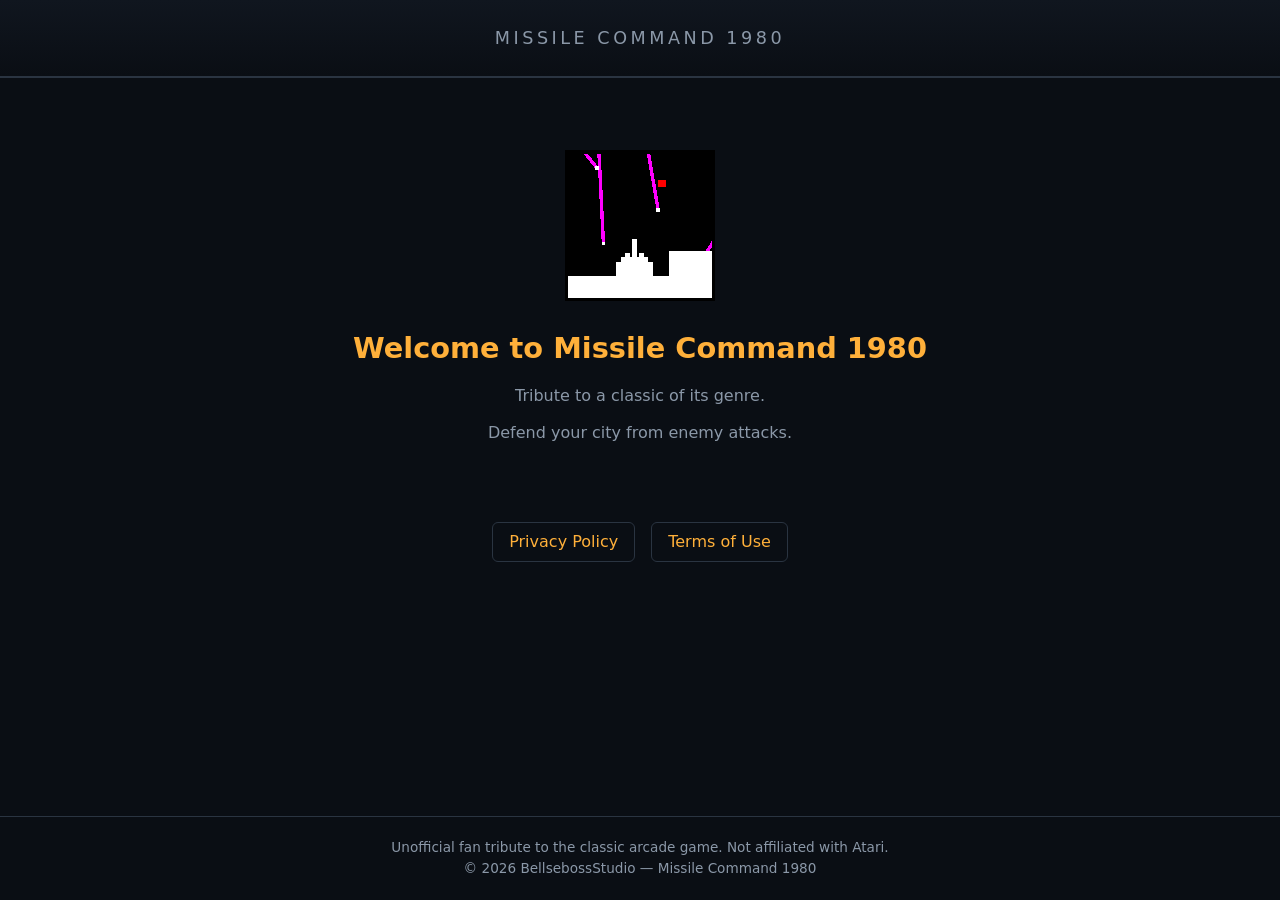
<file: docs/index.html>
<!DOCTYPE html>
<html lang="en">
<head>
<meta charset="utf-8">
<meta name="viewport" content="width=device-width, initial-scale=1">
<title>Missile Command 1980 — Fan Tribute</title>
<link rel="stylesheet" href="assets/main.css">
</head>
<body>
<header class="site">
  <div class="logo">Missile Command 1980</div>
</header>

<main>
  <section class="home-hero">
    <img src="Images/Icon.png" alt="Missile Command 1980 icon">
    <h1>Welcome to Missile Command 1980</h1>
    <p>Tribute to a classic of its genre.</p>
    <p>Defend your city from enemy attacks.</p>
  </section>

  <nav class="links">
    <a href="privacy-policy.html">Privacy Policy</a>
    <a href="terms.html">Terms of Use</a>
  </nav>
</main>

<footer class="site">
  <p>Unofficial fan tribute to the classic arcade game. Not affiliated with Atari.</p>
  <p>© 2026 BellsebossStudio — Missile Command 1980</p>
</footer>
</body>
</html>
</file>
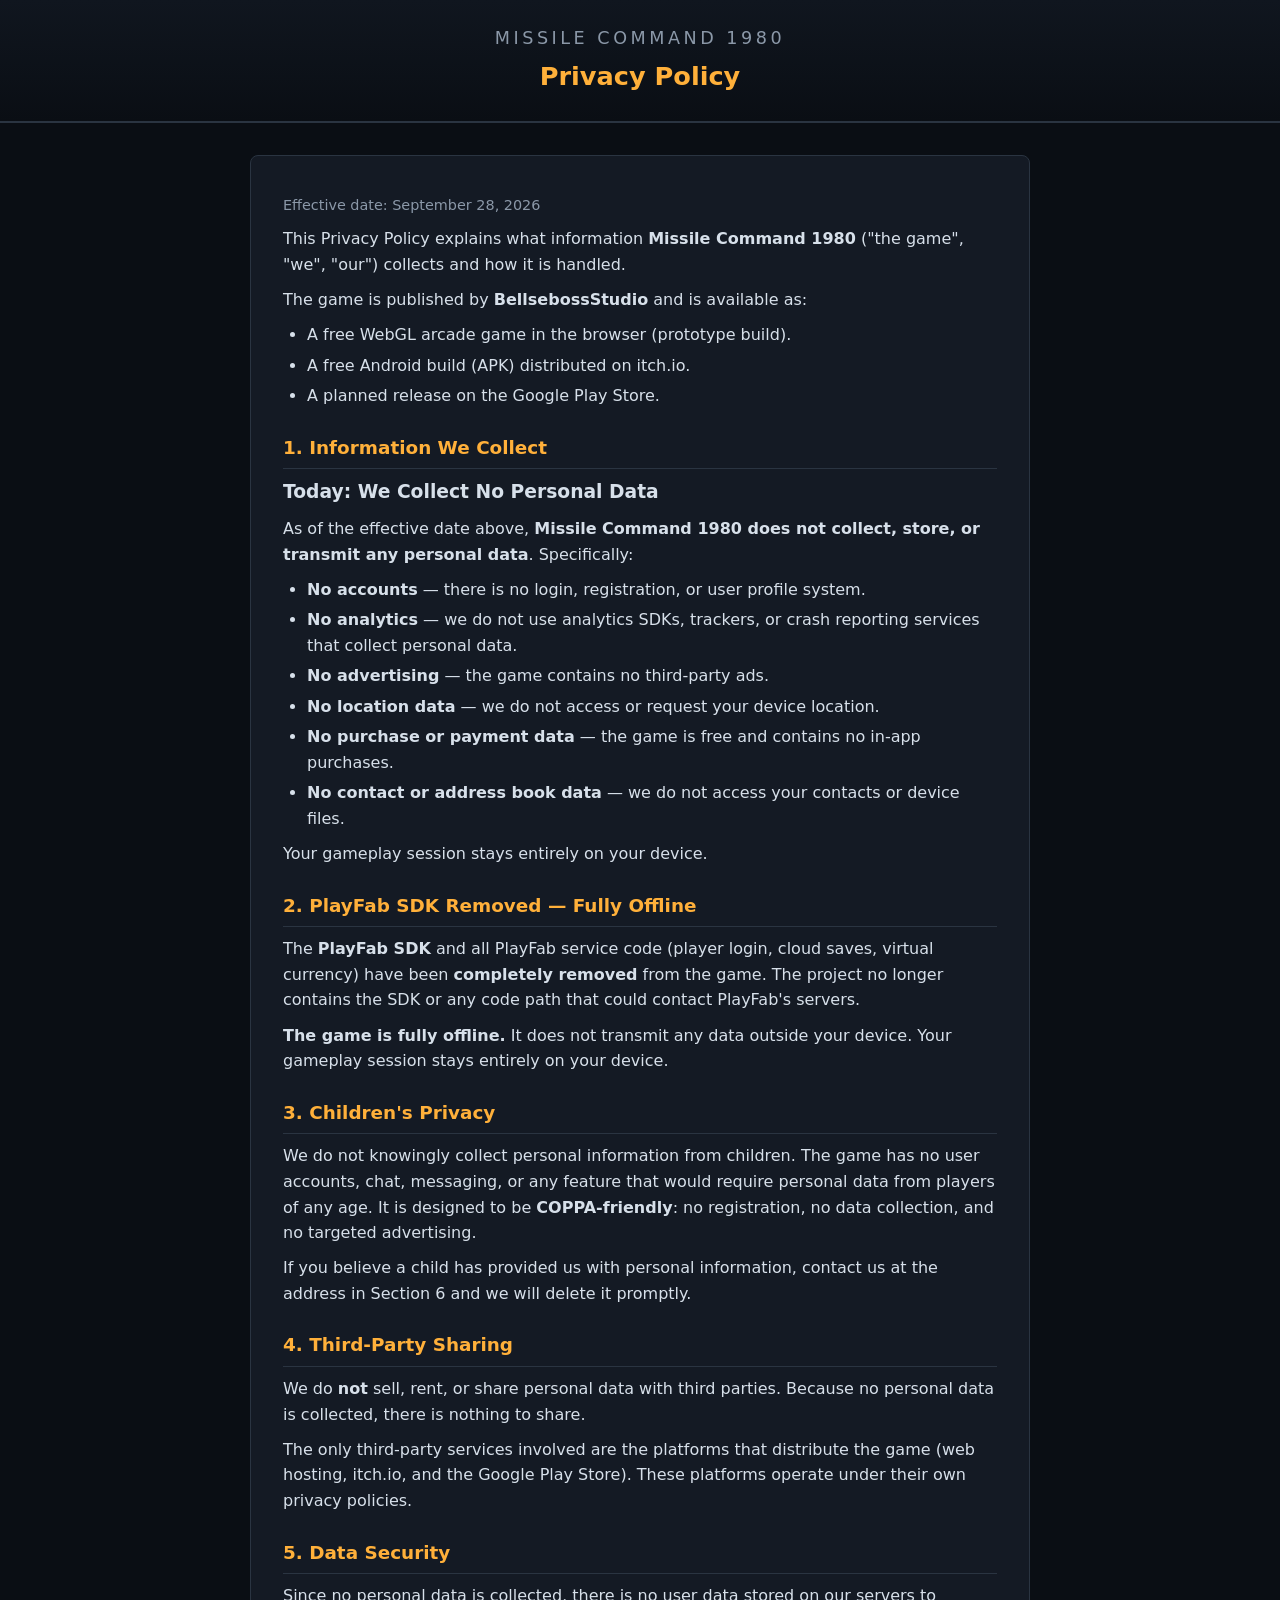
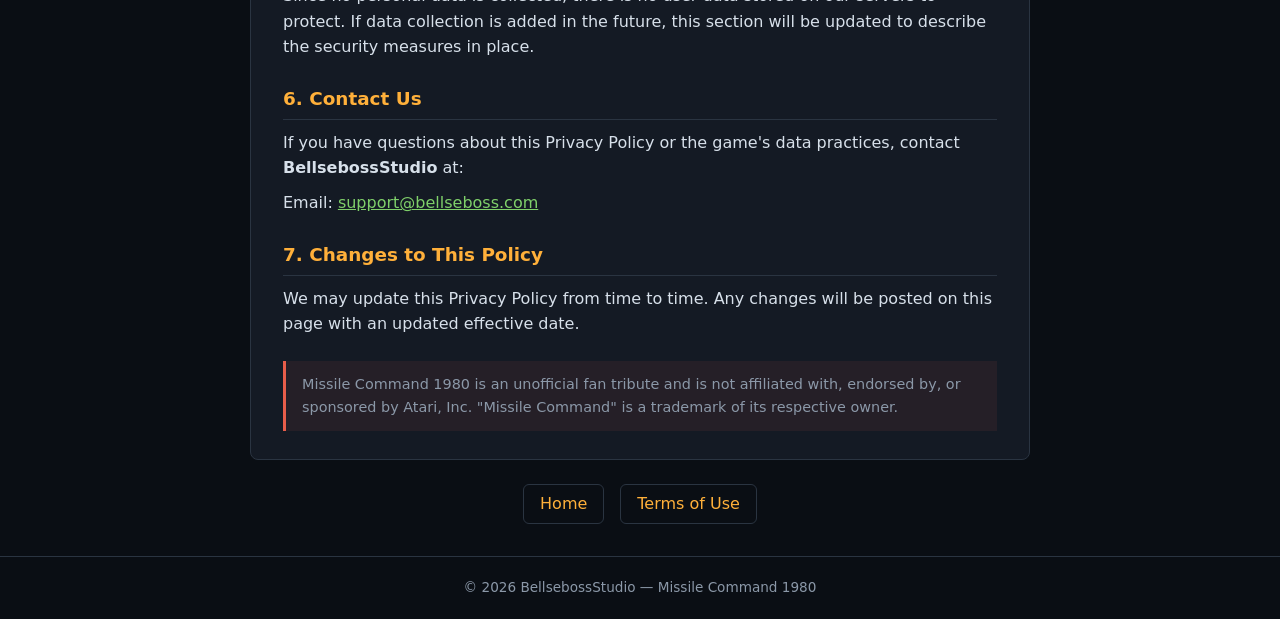
<file: docs/privacy-policy.html>
<!DOCTYPE html>
<html lang="en">
<head>
<meta charset="utf-8">
<meta name="viewport" content="width=device-width, initial-scale=1">
<title>Privacy Policy — Missile Command 1980</title>
<link rel="stylesheet" href="assets/main.css">
</head>
<body>
<header class="site">
  <div class="logo">Missile Command 1980</div>
  <h1>Privacy Policy</h1>
</header>

<main>
  <section class="card">
    <p class="meta">Effective date: September 28, 2026</p>

    <p>This Privacy Policy explains what information <strong>Missile Command 1980</strong> ("the game", "we", "our") collects and how it is handled.</p>

    <p>The game is published by <strong>BellsebossStudio</strong> and is available as:</p>
    <ul>
      <li>A free WebGL arcade game in the browser (prototype build).</li>
      <li>A free Android build (APK) distributed on itch.io.</li>
      <li>A planned release on the Google Play Store.</li>
    </ul>

    <h2>1. Information We Collect</h2>
    <h3>Today: We Collect No Personal Data</h3>
    <p>As of the effective date above, <strong>Missile Command 1980 does not collect, store, or transmit any personal data</strong>. Specifically:</p>
    <ul>
      <li><strong>No accounts</strong> — there is no login, registration, or user profile system.</li>
      <li><strong>No analytics</strong> — we do not use analytics SDKs, trackers, or crash reporting services that collect personal data.</li>
      <li><strong>No advertising</strong> — the game contains no third-party ads.</li>
      <li><strong>No location data</strong> — we do not access or request your device location.</li>
      <li><strong>No purchase or payment data</strong> — the game is free and contains no in-app purchases.</li>
      <li><strong>No contact or address book data</strong> — we do not access your contacts or device files.</li>
    </ul>
    <p>Your gameplay session stays entirely on your device.</p>

    <h2>2. PlayFab SDK Removed — Fully Offline</h2>
    <p>The <strong>PlayFab SDK</strong> and all PlayFab service code (player login, cloud saves, virtual currency) have been <strong>completely removed</strong> from the game. The project no longer contains the SDK or any code path that could contact PlayFab's servers.</p>
    <p><strong>The game is fully offline.</strong> It does not transmit any data outside your device. Your gameplay session stays entirely on your device.</p>

    <h2>3. Children's Privacy</h2>
    <p>We do not knowingly collect personal information from children. The game has no user accounts, chat, messaging, or any feature that would require personal data from players of any age. It is designed to be <strong>COPPA-friendly</strong>: no registration, no data collection, and no targeted advertising.</p>
    <p>If you believe a child has provided us with personal information, contact us at the address in Section 6 and we will delete it promptly.</p>

    <h2>4. Third-Party Sharing</h2>
    <p>We do <strong>not</strong> sell, rent, or share personal data with third parties. Because no personal data is collected, there is nothing to share.</p>
    <p>The only third-party services involved are the platforms that distribute the game (web hosting, itch.io, and the Google Play Store). These platforms operate under their own privacy policies.</p>

    <h2>5. Data Security</h2>
    <p>Since no personal data is collected, there is no user data stored on our servers to protect. If data collection is added in the future, this section will be updated to describe the security measures in place.</p>

    <h2>6. Contact Us</h2>
    <p>If you have questions about this Privacy Policy or the game's data practices, contact <strong>BellsebossStudio</strong> at:</p>
    <p>Email: <a href="mailto:support@bellseboss.com">support@bellseboss.com</a></p>
    <!-- TODO: Replace this placeholder email with the real company contact email before store review. -->

    <h2>7. Changes to This Policy</h2>
    <p>We may update this Privacy Policy from time to time. Any changes will be posted on this page with an updated effective date.</p>

    <div class="tribute">Missile Command 1980 is an unofficial fan tribute and is not affiliated with, endorsed by, or sponsored by Atari, Inc. "Missile Command" is a trademark of its respective owner.</div>
  </section>

  <nav class="links">
    <a href="index.html">Home</a>
    <a href="terms.html">Terms of Use</a>
  </nav>
</main>

<footer class="site">© 2026 BellsebossStudio — Missile Command 1980</footer>
</body>
</html>
</file>
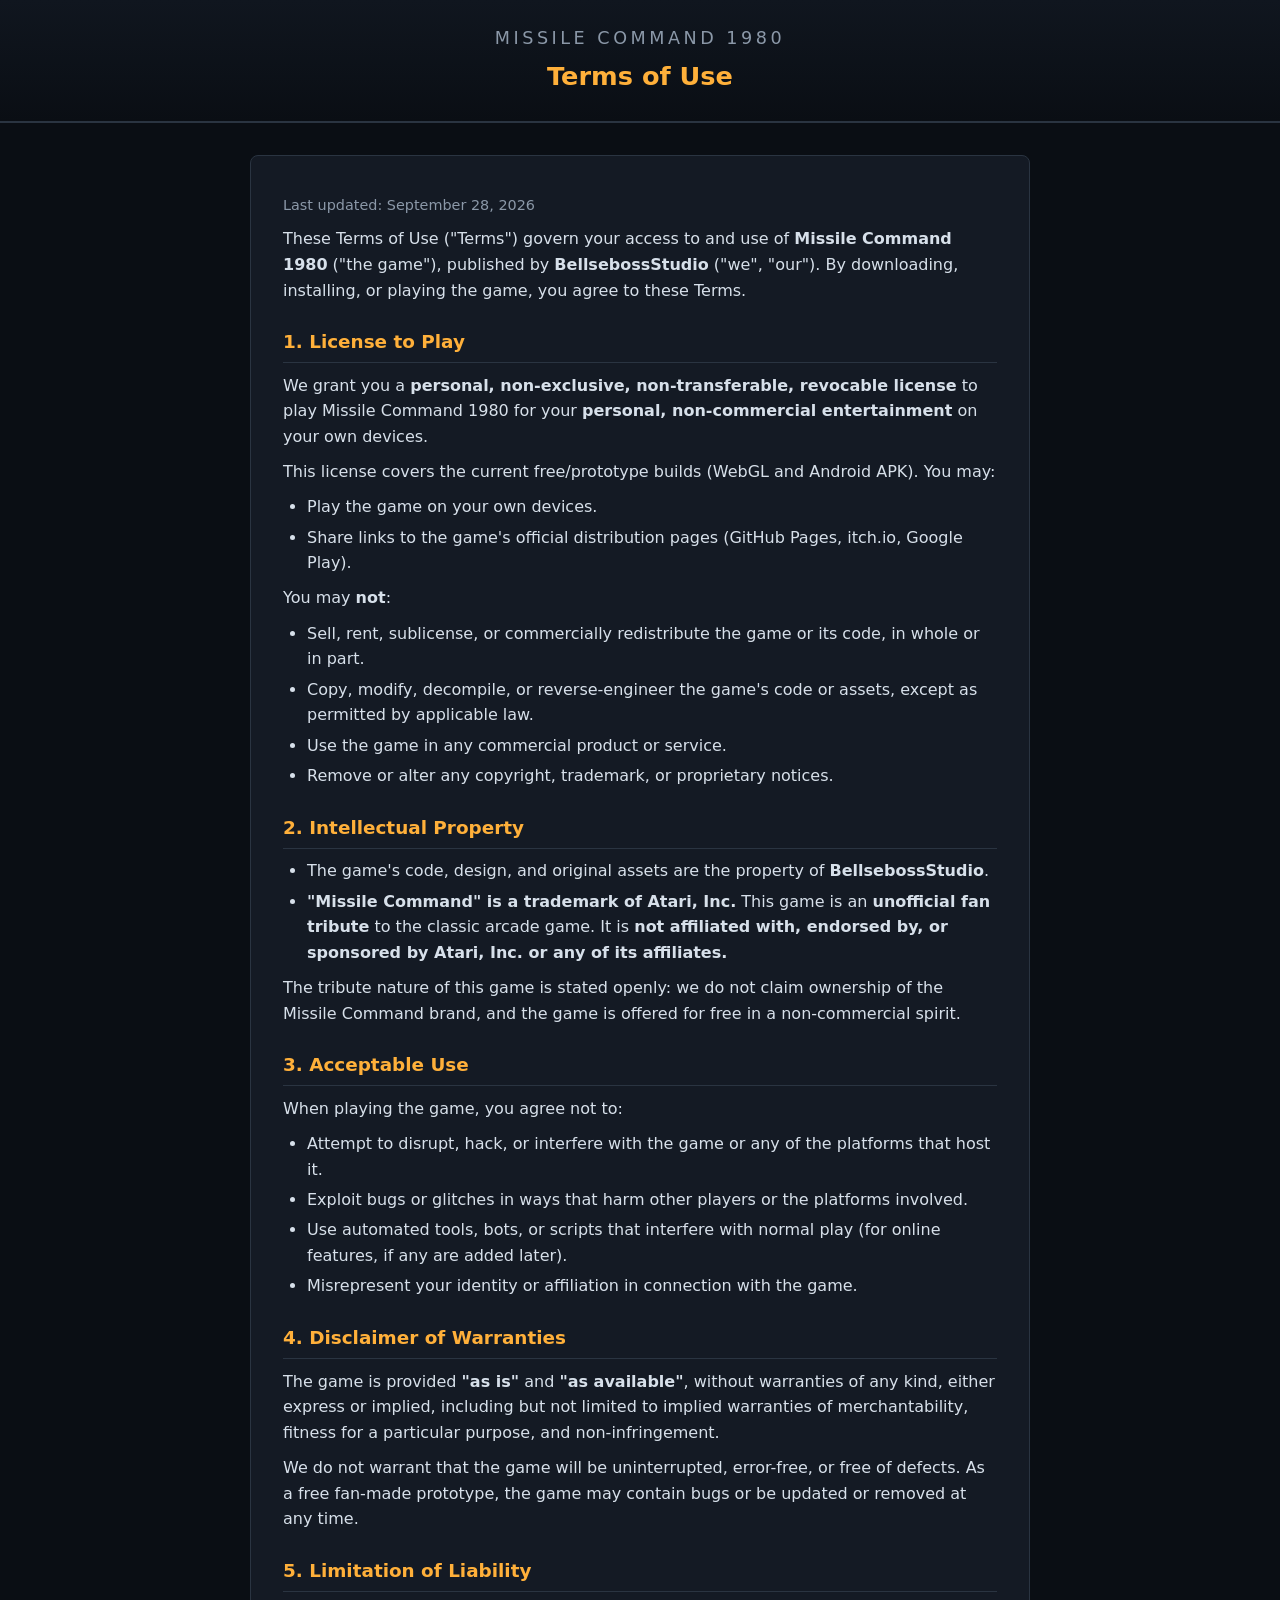
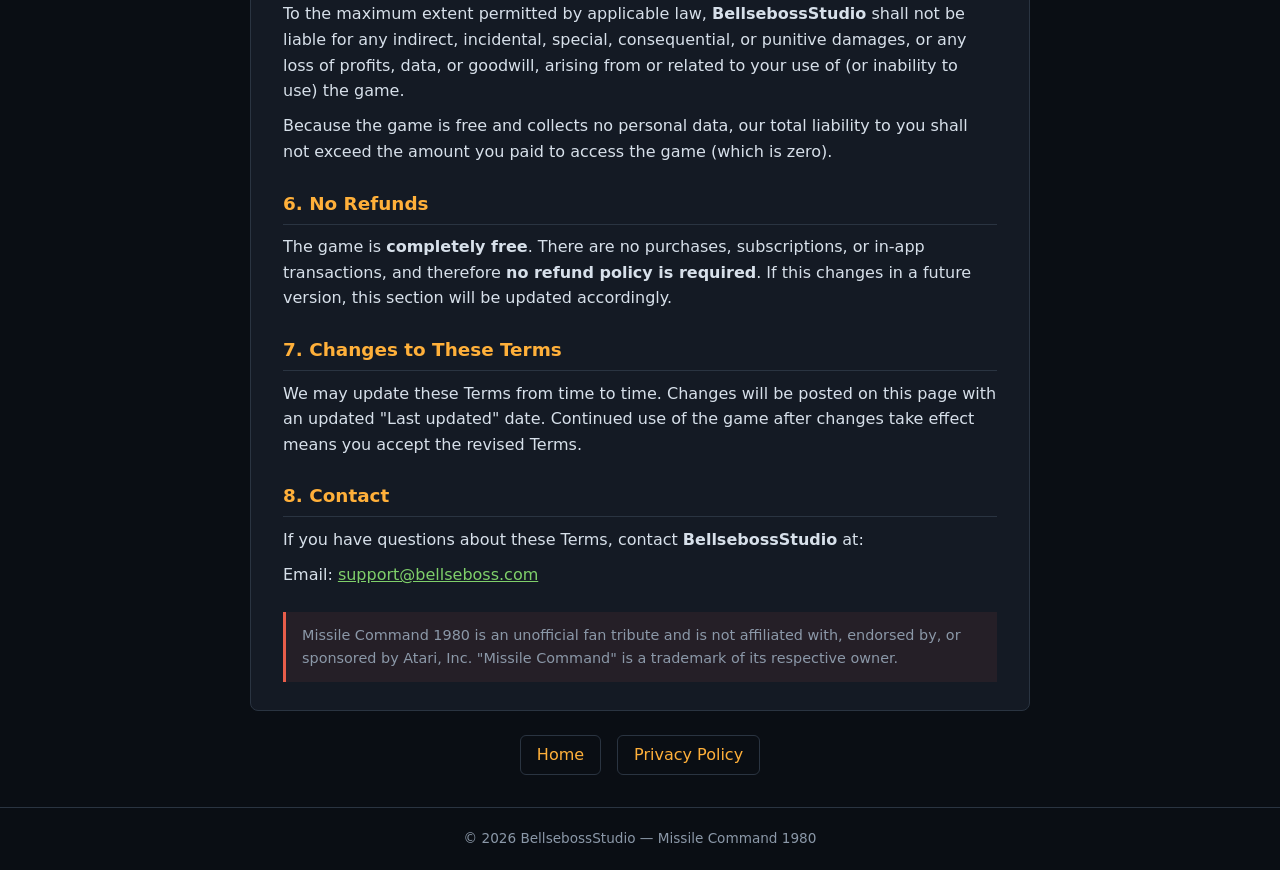
<file: docs/terms.html>
<!DOCTYPE html>
<html lang="en">
<head>
<meta charset="utf-8">
<meta name="viewport" content="width=device-width, initial-scale=1">
<title>Terms of Use — Missile Command 1980</title>
<link rel="stylesheet" href="assets/main.css">
</head>
<body>
<header class="site">
  <div class="logo">Missile Command 1980</div>
  <h1>Terms of Use</h1>
</header>

<main>
  <section class="card">
    <p class="meta">Last updated: September 28, 2026</p>

    <p>These Terms of Use ("Terms") govern your access to and use of <strong>Missile Command 1980</strong> ("the game"), published by <strong>BellsebossStudio</strong> ("we", "our"). By downloading, installing, or playing the game, you agree to these Terms.</p>

    <h2>1. License to Play</h2>
    <p>We grant you a <strong>personal, non-exclusive, non-transferable, revocable license</strong> to play Missile Command 1980 for your <strong>personal, non-commercial entertainment</strong> on your own devices.</p>
    <p>This license covers the current free/prototype builds (WebGL and Android APK). You may:</p>
    <ul>
      <li>Play the game on your own devices.</li>
      <li>Share links to the game's official distribution pages (GitHub Pages, itch.io, Google Play).</li>
    </ul>
    <p>You may <strong>not</strong>:</p>
    <ul>
      <li>Sell, rent, sublicense, or commercially redistribute the game or its code, in whole or in part.</li>
      <li>Copy, modify, decompile, or reverse-engineer the game's code or assets, except as permitted by applicable law.</li>
      <li>Use the game in any commercial product or service.</li>
      <li>Remove or alter any copyright, trademark, or proprietary notices.</li>
    </ul>

    <h2>2. Intellectual Property</h2>
    <ul>
      <li>The game's code, design, and original assets are the property of <strong>BellsebossStudio</strong>.</li>
      <li><strong>"Missile Command" is a trademark of Atari, Inc.</strong> This game is an <strong>unofficial fan tribute</strong> to the classic arcade game. It is <strong>not affiliated with, endorsed by, or sponsored by Atari, Inc. or any of its affiliates.</strong></li>
    </ul>
    <p>The tribute nature of this game is stated openly: we do not claim ownership of the Missile Command brand, and the game is offered for free in a non-commercial spirit.</p>

    <h2>3. Acceptable Use</h2>
    <p>When playing the game, you agree not to:</p>
    <ul>
      <li>Attempt to disrupt, hack, or interfere with the game or any of the platforms that host it.</li>
      <li>Exploit bugs or glitches in ways that harm other players or the platforms involved.</li>
      <li>Use automated tools, bots, or scripts that interfere with normal play (for online features, if any are added later).</li>
      <li>Misrepresent your identity or affiliation in connection with the game.</li>
    </ul>

    <h2>4. Disclaimer of Warranties</h2>
    <p>The game is provided <strong>"as is"</strong> and <strong>"as available"</strong>, without warranties of any kind, either express or implied, including but not limited to implied warranties of merchantability, fitness for a particular purpose, and non-infringement.</p>
    <p>We do not warrant that the game will be uninterrupted, error-free, or free of defects. As a free fan-made prototype, the game may contain bugs or be updated or removed at any time.</p>

    <h2>5. Limitation of Liability</h2>
    <p>To the maximum extent permitted by applicable law, <strong>BellsebossStudio</strong> shall not be liable for any indirect, incidental, special, consequential, or punitive damages, or any loss of profits, data, or goodwill, arising from or related to your use of (or inability to use) the game.</p>
    <p>Because the game is free and collects no personal data, our total liability to you shall not exceed the amount you paid to access the game (which is zero).</p>

    <h2>6. No Refunds</h2>
    <p>The game is <strong>completely free</strong>. There are no purchases, subscriptions, or in-app transactions, and therefore <strong>no refund policy is required</strong>. If this changes in a future version, this section will be updated accordingly.</p>

    <h2>7. Changes to These Terms</h2>
    <p>We may update these Terms from time to time. Changes will be posted on this page with an updated "Last updated" date. Continued use of the game after changes take effect means you accept the revised Terms.</p>

    <h2>8. Contact</h2>
    <p>If you have questions about these Terms, contact <strong>BellsebossStudio</strong> at:</p>
    <p>Email: <a href="mailto:support@bellseboss.com">support@bellseboss.com</a></p>
    <!-- TODO: Replace this placeholder email with the real company contact email before store review. -->

    <div class="tribute">Missile Command 1980 is an unofficial fan tribute and is not affiliated with, endorsed by, or sponsored by Atari, Inc. "Missile Command" is a trademark of its respective owner.</div>
  </section>

  <nav class="links">
    <a href="index.html">Home</a>
    <a href="privacy-policy.html">Privacy Policy</a>
  </nav>
</main>

<footer class="site">© 2026 BellsebossStudio — Missile Command 1980</footer>
</body>
</html>
</file>
<file: docs/assets/main.css>
/* Missile Command 1980 — legal pages stylesheet (basic arcade theme) */
:root {
  --bg: #0a0e14;
  --panel: #141a24;
  --border: #2a3441;
  --text: #d7e0ea;
  --muted: #8b98a8;
  --accent: #ffb03a;
  --accent-2: #7fd06a;
  --danger: #e85d4a;
}

* { margin: 0; padding: 0; box-sizing: border-box; }

body {
  background: var(--bg);
  color: var(--text);
  font-family: system-ui, -apple-system, "Segoe UI", Roboto, sans-serif;
  line-height: 1.6;
  min-height: 100vh;
  display: flex;
  flex-direction: column;
}

header.site {
  background: linear-gradient(180deg, #10161f, #0a0e14);
  border-bottom: 2px solid var(--border);
  padding: 1.5rem 1rem;
  text-align: center;
}

header.site .logo { font-size: 1.1rem; letter-spacing: 0.2em; color: var(--muted); text-transform: uppercase; }
header.site h1 { color: var(--accent); font-size: 1.6rem; margin-top: 0.25rem; }

main {
  flex: 1;
  max-width: 820px;
  width: 100%;
  margin: 2rem auto;
  padding: 0 1.25rem;
}

.card {
  background: var(--panel);
  border: 1px solid var(--border);
  border-radius: 8px;
  padding: 1.75rem 2rem;
}

.card h2 {
  color: var(--accent);
  font-size: 1.15rem;
  margin: 1.5rem 0 0.5rem;
  border-bottom: 1px solid var(--border);
  padding-bottom: 0.35rem;
}

.card h2:first-child { margin-top: 0; }

.card p { margin: 0.6rem 0; }
.card ul { margin: 0.6rem 0 0.6rem 1.5rem; }
.card li { margin: 0.3rem 0; }

.card .meta { color: var(--muted); font-size: 0.9rem; }

.tribute {
  margin-top: 1.5rem;
  padding: 0.75rem 1rem;
  border-left: 3px solid var(--danger);
  background: rgba(232, 93, 74, 0.08);
  color: var(--muted);
  font-size: 0.9rem;
}

nav.links {
  display: flex;
  gap: 1rem;
  justify-content: center;
  flex-wrap: wrap;
  margin-top: 1.5rem;
}

nav.links a {
  color: var(--accent);
  text-decoration: none;
  border: 1px solid var(--border);
  padding: 0.4rem 1rem;
  border-radius: 6px;
  transition: background 0.15s, border-color 0.15s;
}

nav.links a:hover { background: rgba(255, 176, 58, 0.12); border-color: var(--accent); }

footer.site {
  text-align: center;
  color: var(--muted);
  font-size: 0.85rem;
  padding: 1.25rem 1rem;
  border-top: 1px solid var(--border);
}

a { color: var(--accent-2); }

/* Home */
.home-hero { text-align: center; padding: 2.5rem 1rem; }
.home-hero img { max-width: 160px; height: auto; margin-bottom: 1rem; }
.home-hero h1 { color: var(--accent); font-size: 1.8rem; }
.home-hero p { color: var(--muted); max-width: 520px; margin: 0.75rem auto; }

@media (max-width: 560px) {
  .card { padding: 1.25rem 1.25rem; }
  header.site h1 { font-size: 1.3rem; }
}
</file>
